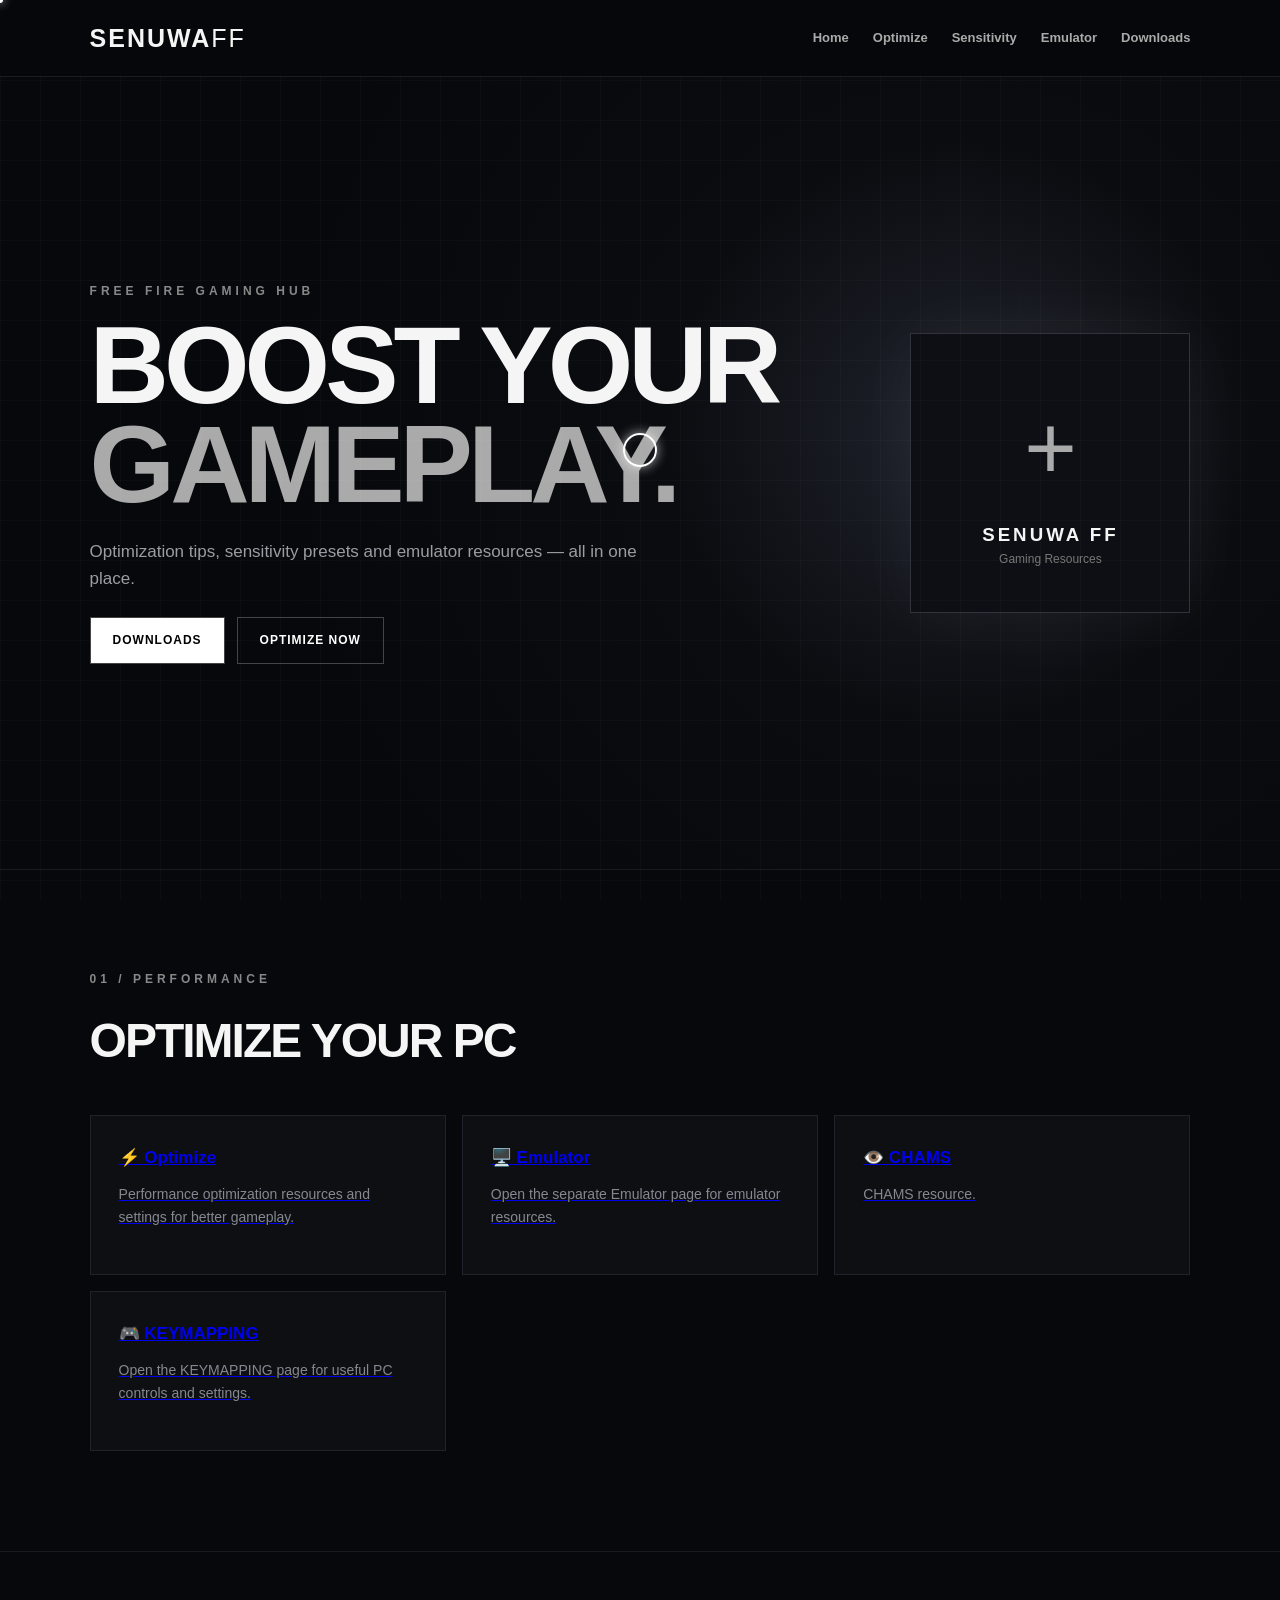
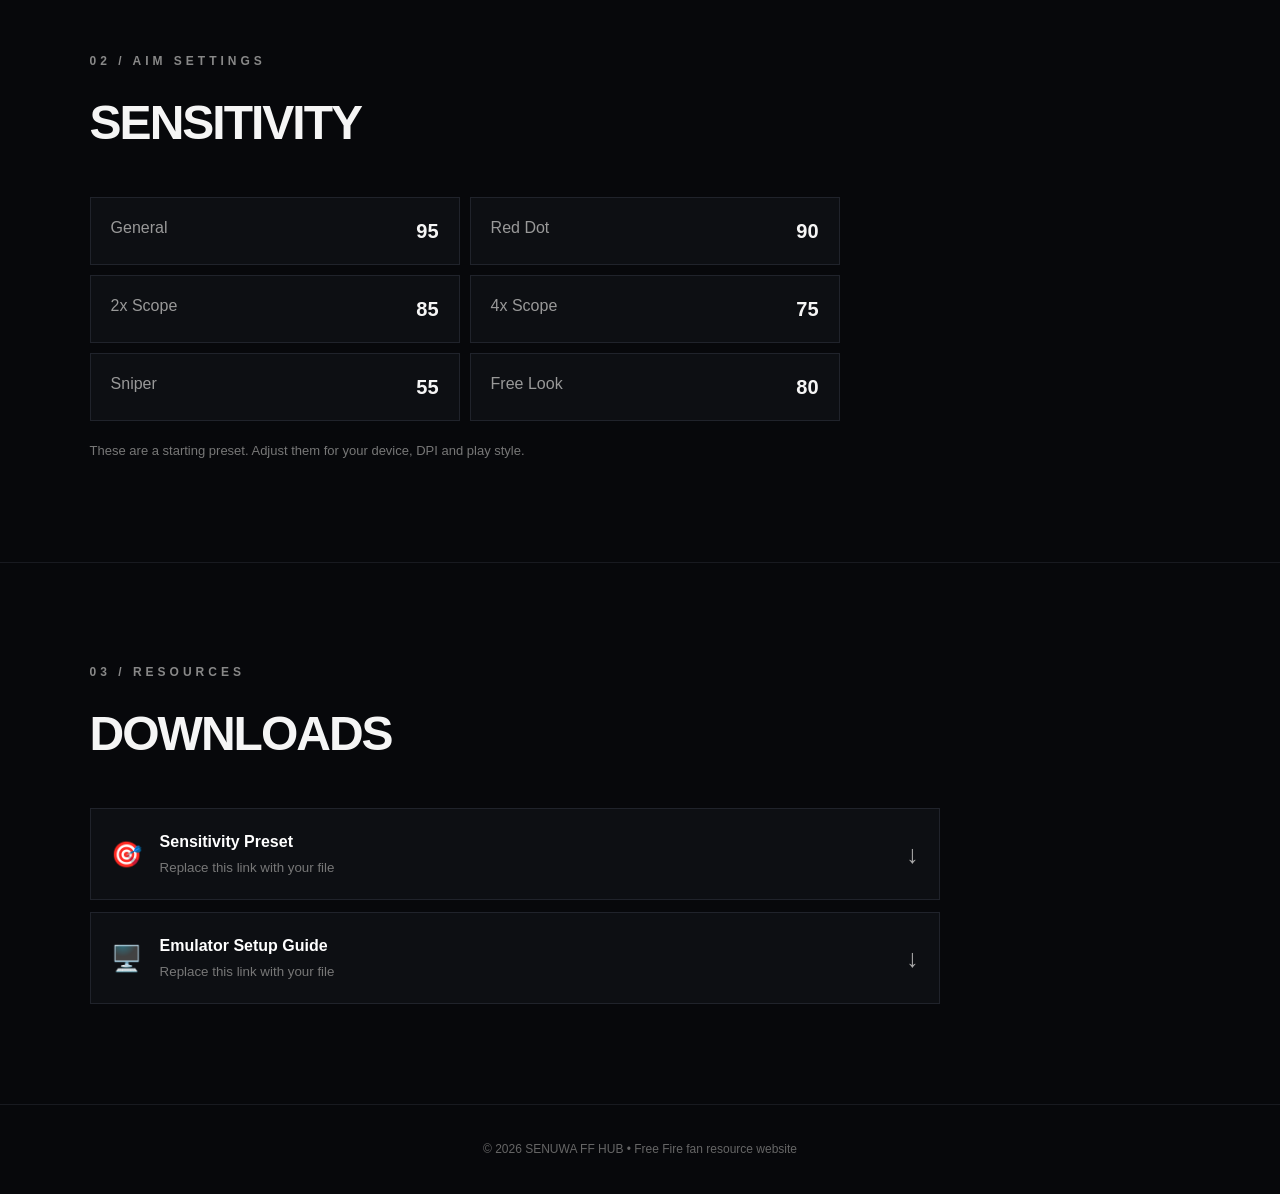
<file: index.html>
<!DOCTYPE html>
<html lang="en">
<head>
  <meta charset="UTF-8">
  <meta name="viewport" content="width=device-width, initial-scale=1.0">
  <title>SENUWA FF HUB</title>
  <link rel="stylesheet" href="style.css">
</head>
<body>
  <header class="nav">
    <div class="logo">SENUWA<span>FF</span></div>
    <nav>
      <a href="#home">Home</a>
      <a href="#optimize">Optimize</a>
      <a href="#sensitivity">Sensitivity</a>
      <a href="emulator.html">Emulator</a>
      <a href="#downloads">Downloads</a>
    </nav>
  </header>

  <main>
    <section id="home" class="hero">
      <div>
        <p class="tag">FREE FIRE GAMING HUB</p>
        <h1>BOOST YOUR<br><span>GAMEPLAY.</span></h1>
        <p class="subtitle">Optimization tips, sensitivity presets and emulator resources — all in one place.</p>
        <div class="buttons">
          <a class="btn primary" href="#downloads">DOWNLOADS</a>
          <a class="btn secondary" href="#optimize">OPTIMIZE NOW</a>
        </div>
      </div>
      <div class="hero-card">
        <div class="crosshair">+</div>
        <h3>SENUWA FF</h3>
        <p>Gaming Resources</p>
      </div>
    </section>

    <section id="optimize" class="section">
      <p class="tag">01 / PERFORMANCE</p>
      <h2>OPTIMIZE YOUR PC</h2>
      <div class="grid">
        <a class="card" href="optimize.html"><b>⚡ Optimize</b><p>Performance optimization resources and settings for better gameplay.</p></a>
        <a class="card" href="emulator.html"><b>🖥️ Emulator</b><p>Open the separate Emulator page for emulator resources.</p></a>
        <a class="card" href="chams.html"><b>👁️ CHAMS</b><p>CHAMS resource.</p></a>
        <a class="card" href="keymapping.html"><b>🎮 KEYMAPPING</b><p>Open the KEYMAPPING page for useful PC controls and settings.</p></a>
      </div>
    </section>

    <section id="sensitivity" class="section">
      <p class="tag">02 / AIM SETTINGS</p>
      <h2>SENSITIVITY</h2>
      <div class="sens">
        <div><span>General</span><strong>95</strong></div>
        <div><span>Red Dot</span><strong>90</strong></div>
        <div><span>2x Scope</span><strong>85</strong></div>
        <div><span>4x Scope</span><strong>75</strong></div>
        <div><span>Sniper</span><strong>55</strong></div>
        <div><span>Free Look</span><strong>80</strong></div>
      </div>
      <p class="note">These are a starting preset. Adjust them for your device, DPI and play style.</p>
    </section>

    <section id="downloads" class="section downloads">
      <p class="tag">03 / RESOURCES</p>
      <h2>DOWNLOADS</h2>
      <div class="download-grid">
        <a class="download" href="#" onclick="demoDownload(event,'Sensitivity Preset')"><span>🎯</span><div><b>Sensitivity Preset</b><small>Replace this link with your file</small></div><strong>↓</strong></a>
        <a class="download" href="#" onclick="demoDownload(event,'Emulator Setup Guide')"><span>🖥️</span><div><b>Emulator Setup Guide</b><small>Replace this link with your file</small></div><strong>↓</strong></a>
      </div>
    </section>
  </main>

  <footer>© 2026 SENUWA FF HUB • Free Fire fan resource website</footer>
  <script src="script.js"></script>
</body>
</html>
</file>
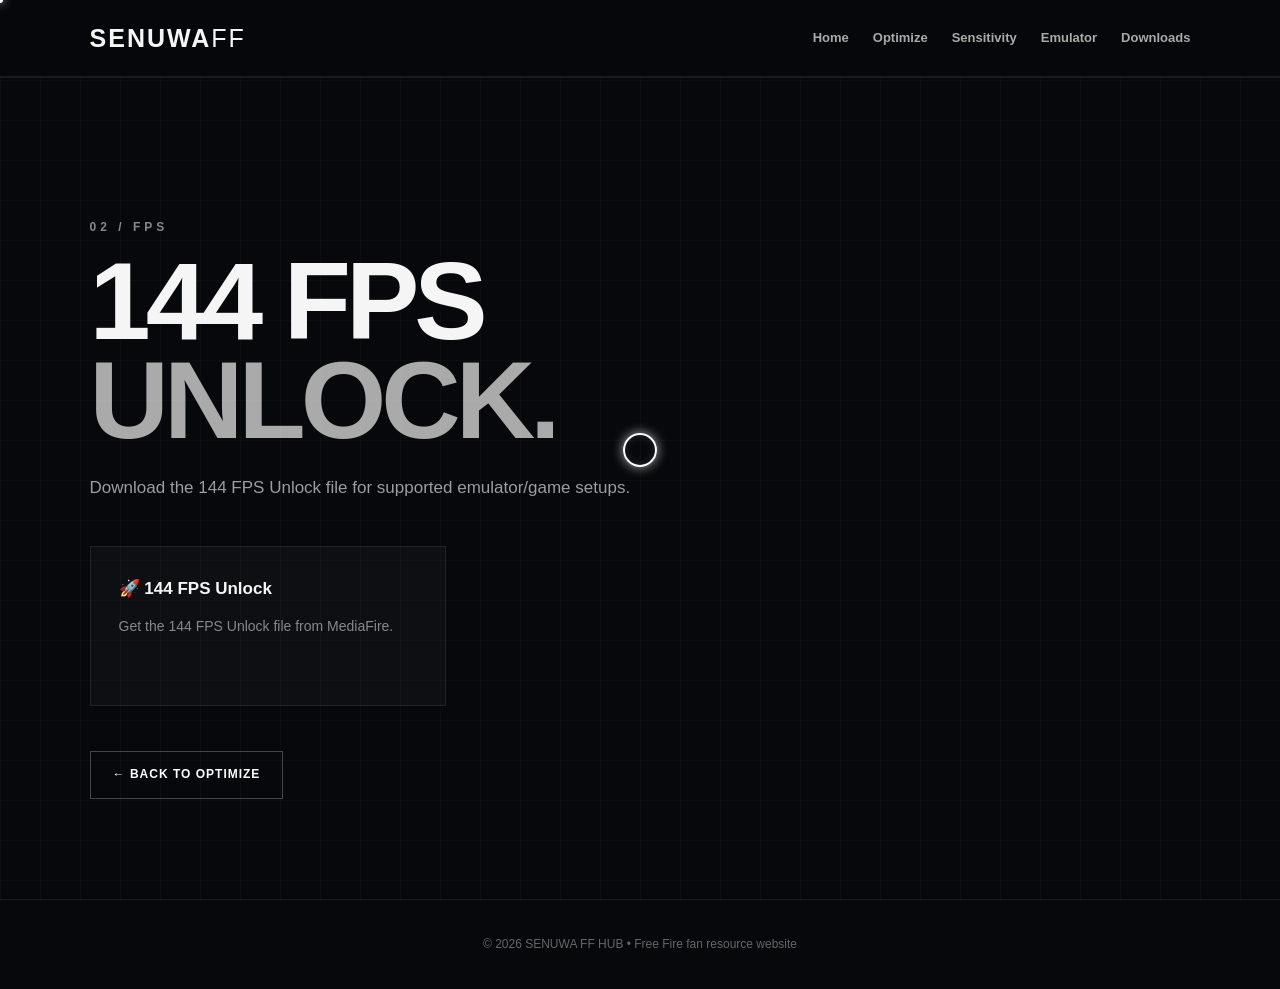
<file: 144fps.html>
<!DOCTYPE html>
<html lang="en">
<head>
  <meta charset="UTF-8">
  <meta name="viewport" content="width=device-width, initial-scale=1.0">
  <title>144 FPS Unlock • SENUWA FF HUB</title>
  <link rel="stylesheet" href="style.css">
</head>
<body>
  <header class="nav">
    <div class="logo">SENUWA<span>FF</span></div>
    <nav>
      <a href="index.html#home">Home</a>
      <a href="optimize.html">Optimize</a>
      <a href="index.html#sensitivity">Sensitivity</a>
      <a href="emulator.html">Emulator</a>
      <a href="index.html#downloads">Downloads</a>
    </nav>
  </header>

  <main>
    <section class="section" style="padding-top:140px;">
      <p class="tag">02 / FPS</p>
      <h1>144 FPS<br><span>UNLOCK.</span></h1>
      <p class="subtitle">Download the 144 FPS Unlock file for supported emulator/game setups.</p>

      <div class="grid" style="margin-top:45px;">
        <a class="card" href="https://www.mediafire.com/file/zof6ju1mrrb63w5/144_FPS.txt/file" target="_blank" rel="noopener" style="text-decoration:none;color:inherit;cursor:pointer;">
          <b>🚀 144 FPS Unlock</b>
          <p>Get the 144 FPS Unlock file from MediaFire.</p>
        </a>
      </div>

      <div class="buttons" style="margin-top:45px;">
        <a class="btn secondary" href="optimize.html">← BACK TO OPTIMIZE</a>
      </div>
    </section>
  </main>

  <footer>© 2026 SENUWA FF HUB • Free Fire fan resource website</footer>
  <script src="script.js"></script>
</body>
</html>
</file>
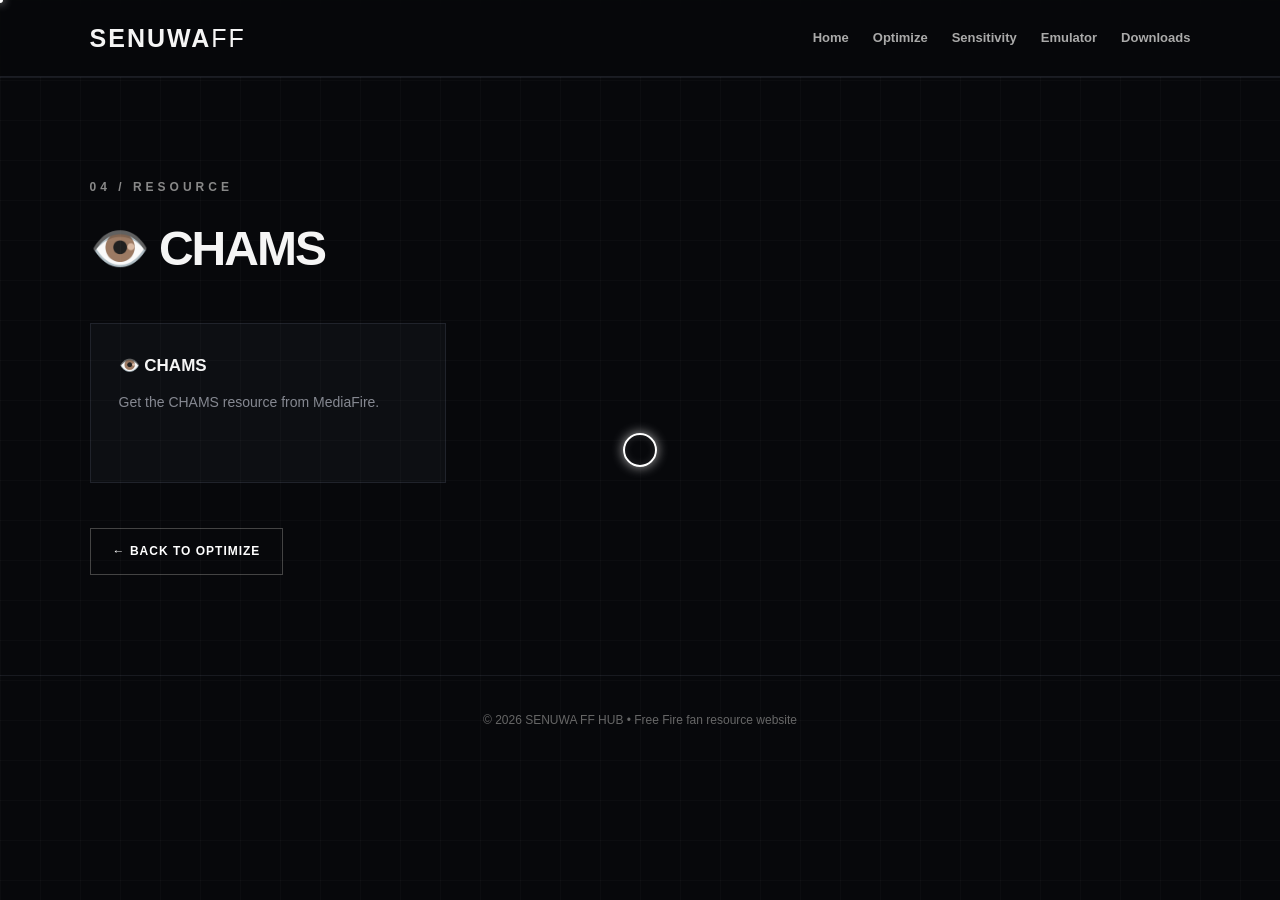
<file: chams.html>
<!DOCTYPE html>
<html lang="en">
<head>
  <meta charset="UTF-8">
  <meta name="viewport" content="width=device-width, initial-scale=1.0">
  <title>CHAMS - SENUWA FF HUB</title>
  <link rel="stylesheet" href="style.css">
</head>
<body>
  <header class="nav">
    <div class="logo">SENUWA<span>FF</span></div>
    <nav>
      <a href="index.html#home">Home</a>
      <a href="index.html#optimize">Optimize</a>
      <a href="index.html#sensitivity">Sensitivity</a>
      <a href="emulator.html">Emulator</a>
      <a href="index.html#downloads">Downloads</a>
    </nav>
  </header>

  <main>
    <section class="section">
      <p class="tag">04 / RESOURCE</p>
      <h2>👁️ CHAMS</h2>
      <div class="grid">
        <a class="card" href="https://www.mediafire.com/file/taktblowbitqfxr/opengl32.dll/file" target="_blank" rel="noopener" style="text-decoration:none;color:inherit;cursor:pointer;">
          <b>👁️ CHAMS</b>
          <p>Get the CHAMS resource from MediaFire.</p>
        </a>
      </div>
      <div class="buttons" style="margin-top:45px;">
        <a class="btn secondary" href="index.html#optimize">← BACK TO OPTIMIZE</a>
      </div>
    </section>
  </main>

  <footer>© 2026 SENUWA FF HUB • Free Fire fan resource website</footer>
  <script src="script.js"></script>
</body>
</html>
</file>
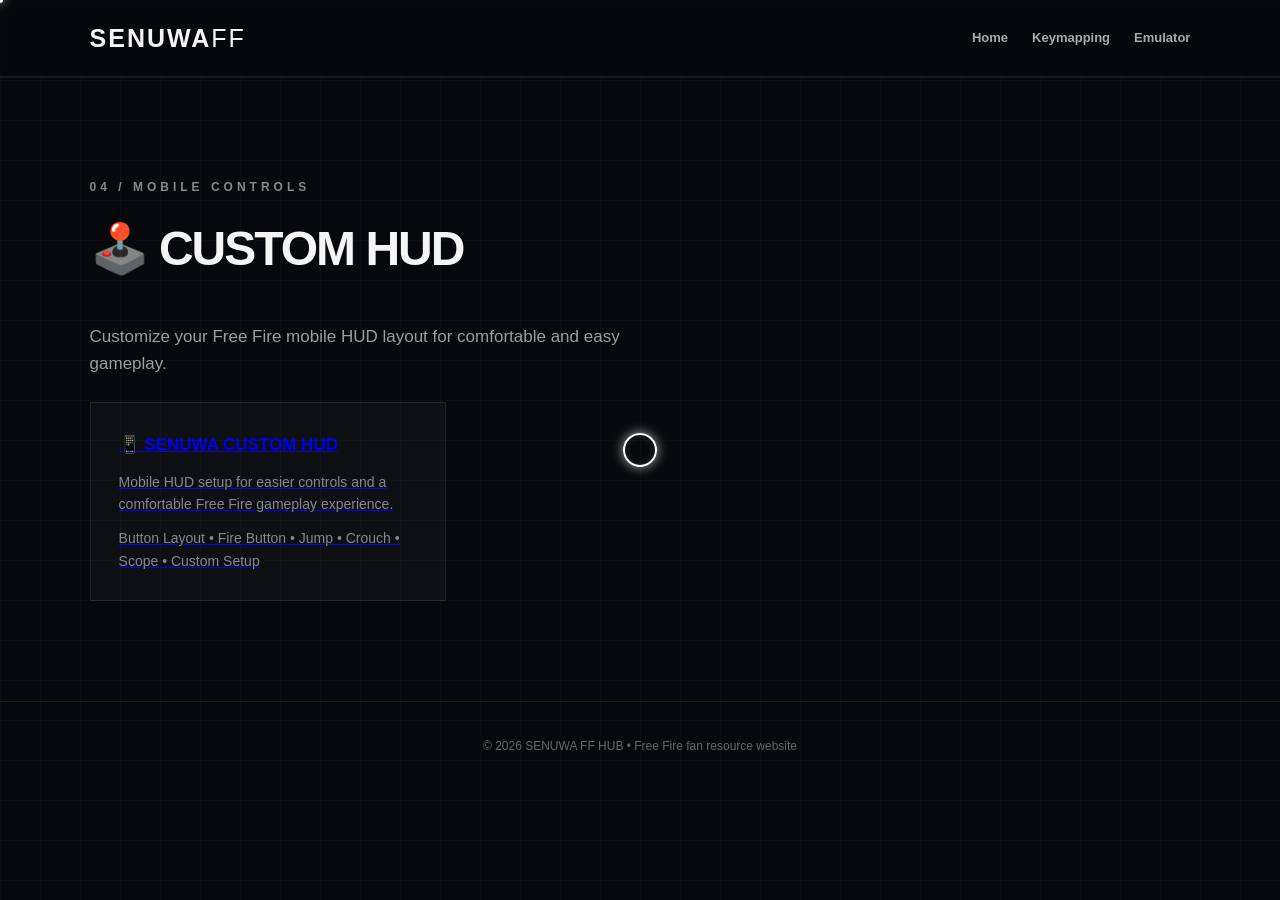
<file: custom-hud.html>
<!DOCTYPE html>
<html lang="en">
<head>
  <meta charset="UTF-8">
  <meta name="viewport" content="width=device-width, initial-scale=1.0">
  <title>CUSTOM HUD - SENUWA FF HUB</title>
  <link rel="stylesheet" href="style.css">
</head>
<body>
  <header class="nav">
    <div class="logo">SENUWA<span>FF</span></div>
    <nav>
      <a href="index.html">Home</a>
      <a href="keymapping.html">Keymapping</a>
      <a href="emulator.html">Emulator</a>
    </nav>
  </header>

  <main>
    <section class="section">
      <p class="tag">04 / MOBILE CONTROLS</p>
      <h2>🕹️ CUSTOM HUD</h2>
      <p class="subtitle">Customize your Free Fire mobile HUD layout for comfortable and easy gameplay.</p>

      <div class="grid">
        <a class="card" href="https://www.mediafire.com/file/7p9ya5h72yfggti/SENUWA_CUSTOM_HUD.rar/file" target="_blank" rel="noopener noreferrer">
          <b>📱 SENUWA CUSTOM HUD</b>
          <p>Mobile HUD setup for easier controls and a comfortable Free Fire gameplay experience.</p>
          <p>Button Layout • Fire Button • Jump • Crouch • Scope • Custom Setup</p>
        </a>
      </div>
    </section>
  </main>

  <footer>© 2026 SENUWA FF HUB • Free Fire fan resource website</footer>
  <script src="script.js"></script>
</body>
</html>
</file>
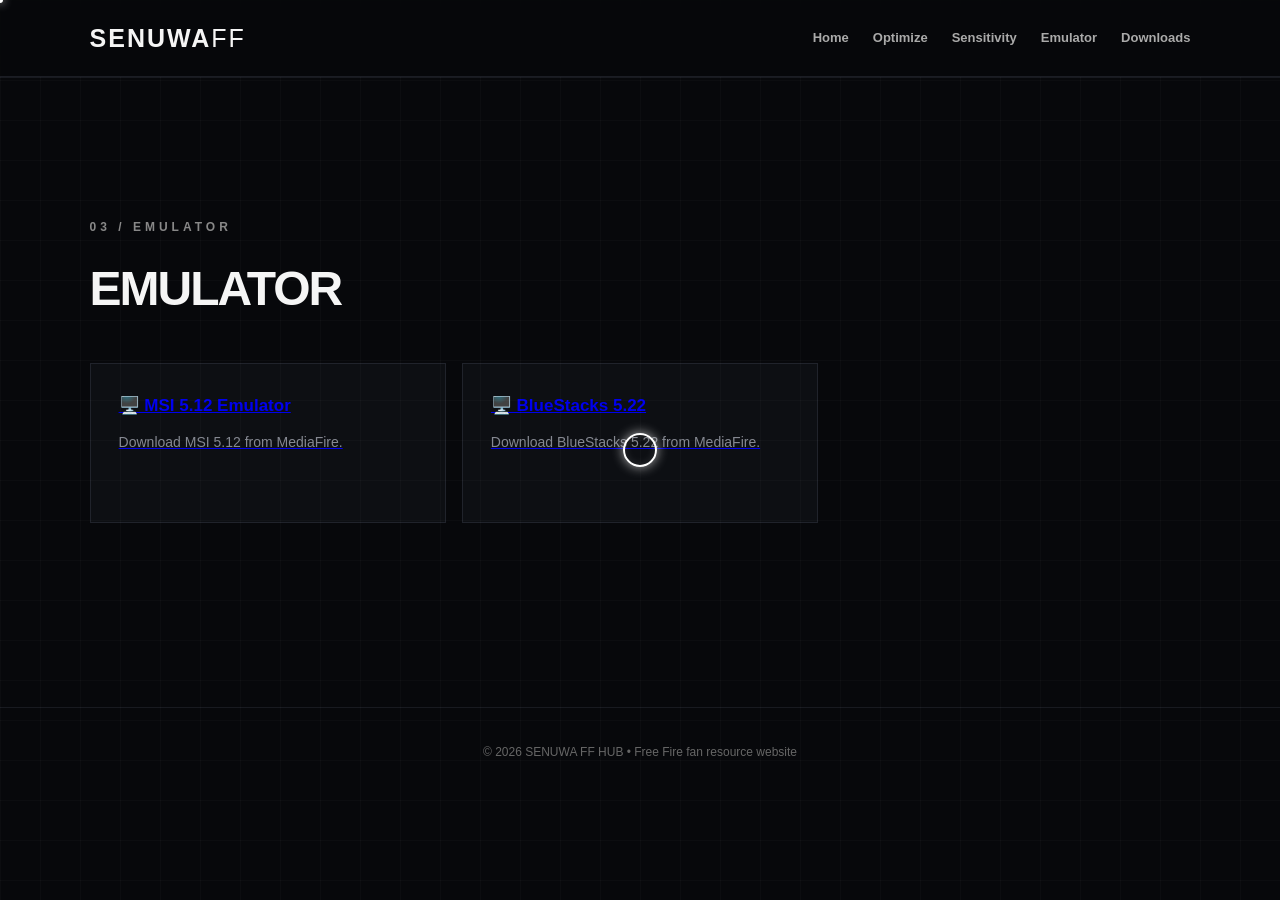
<file: emulator.html>
<!DOCTYPE html>
<html lang="en">
<head>
  <meta charset="UTF-8">
  <meta name="viewport" content="width=device-width, initial-scale=1.0">
  <title>Emulator • SENUWA FF HUB</title>
  <link rel="stylesheet" href="style.css">
</head>
<body>
  <header class="nav">
    <div class="logo">SENUWA<span>FF</span></div>
    <nav>
      <a href="index.html#home">Home</a>
      <a href="index.html#optimize">Optimize</a>
      <a href="index.html#sensitivity">Sensitivity</a>
      <a href="emulator.html">Emulator</a>
      <a href="index.html#downloads">Downloads</a>
    </nav>
  </header>

  <main>
    <section class="section" style="padding-top:140px; min-height:70vh;">
      <p class="tag">03 / EMULATOR</p>
      <h2>EMULATOR</h2>
      <div class="grid">
        <a class="card" href="https://www.mediafire.com/file/xbwk6l6r5xf320s/msi_5.12.exe/file" target="_blank" rel="noopener">
          <b>🖥️ MSI 5.12 Emulator</b>
          <p>Download MSI 5.12 from MediaFire.</p>
        </a>
        <a class="card" href="https://www.mediafire.com/file/9ow3b9civ1bfbgg/BlueStacks_App_Player_v5.22.130.1019.exe/file" target="_blank" rel="noopener">
          <b>🖥️ BlueStacks 5.22</b>
          <p>Download BlueStacks 5.22 from MediaFire.</p>
        </a>
      </div>
    </section>
  </main>

  <footer>© 2026 SENUWA FF HUB • Free Fire fan resource website</footer>
  <script src="script.js"></script>
</body>
</html>
</file>
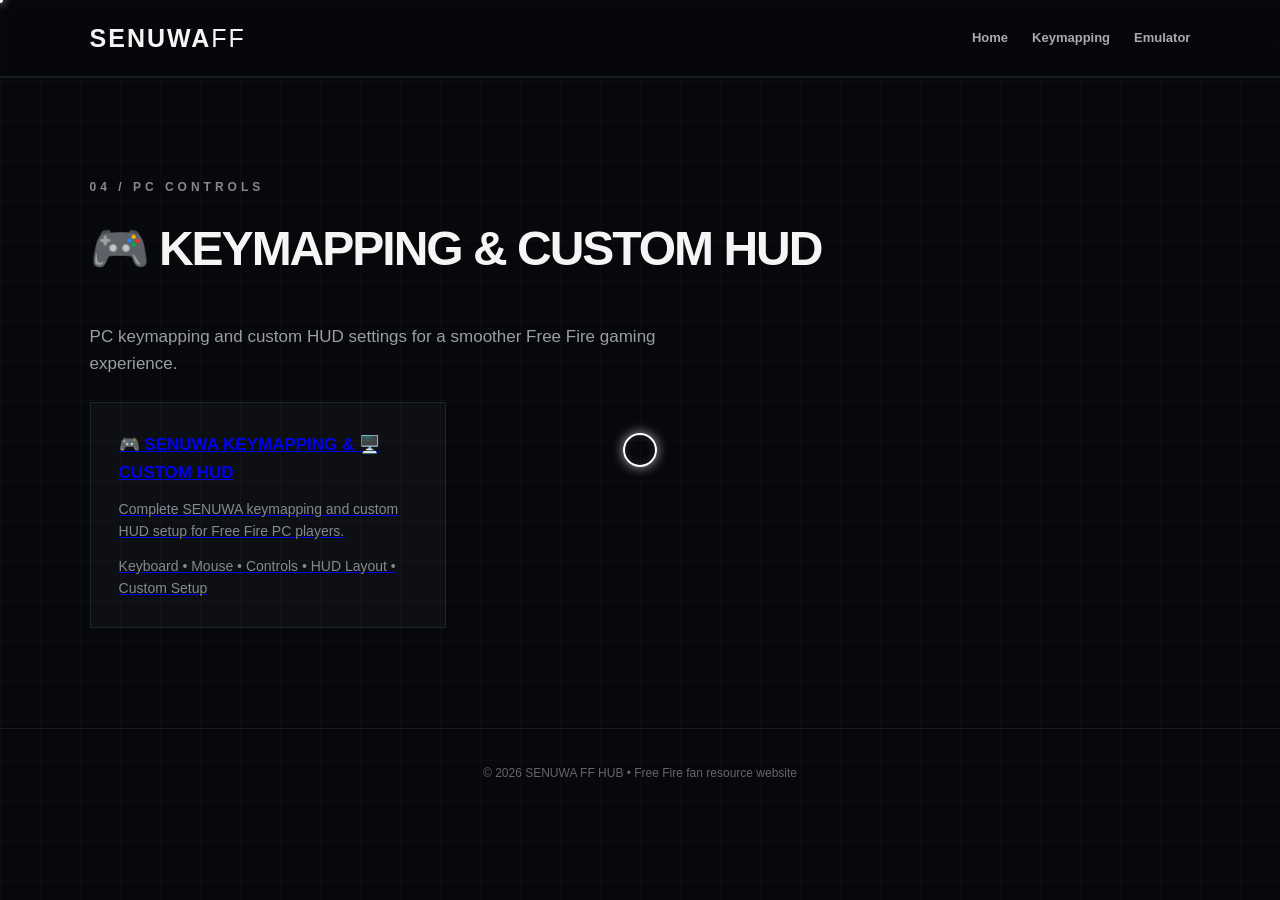
<file: keymapping-custom-hud.html>
<!DOCTYPE html>
<html lang="en">
<head>
  <meta charset="UTF-8">
  <meta name="viewport" content="width=device-width, initial-scale=1.0">
  <title>KEYMAPPING & CUSTOM HUD - SENUWA FF HUB</title>
  <link rel="stylesheet" href="style.css">
</head>
<body>
  <header class="nav">
    <div class="logo">SENUWA<span>FF</span></div>
    <nav>
      <a href="index.html">Home</a>
      <a href="keymapping.html">Keymapping</a>
      <a href="emulator.html">Emulator</a>
    </nav>
  </header>

  <main>
    <section class="section">
      <p class="tag">04 / PC CONTROLS</p>
      <h2>🎮 KEYMAPPING & CUSTOM HUD</h2>
      <p class="subtitle">PC keymapping and custom HUD settings for a smoother Free Fire gaming experience.</p>

      <div class="grid">
        <a class="card" href="https://www.mediafire.com/file/aqnqmurstcen6q3/SENUWA_KEYMAPPING_%2526_CUSTOM_HUD.rar/file" target="_blank" rel="noopener noreferrer">
          <b>🎮 SENUWA KEYMAPPING & 🖥️ CUSTOM HUD</b>
          <p>Complete SENUWA keymapping and custom HUD setup for Free Fire PC players.</p>
          <p>Keyboard • Mouse • Controls • HUD Layout • Custom Setup</p>
        </a>
      </div>
    </section>
  </main>

  <footer>© 2026 SENUWA FF HUB • Free Fire fan resource website</footer>
  <script src="script.js"></script>
</body>
</html>
</file>
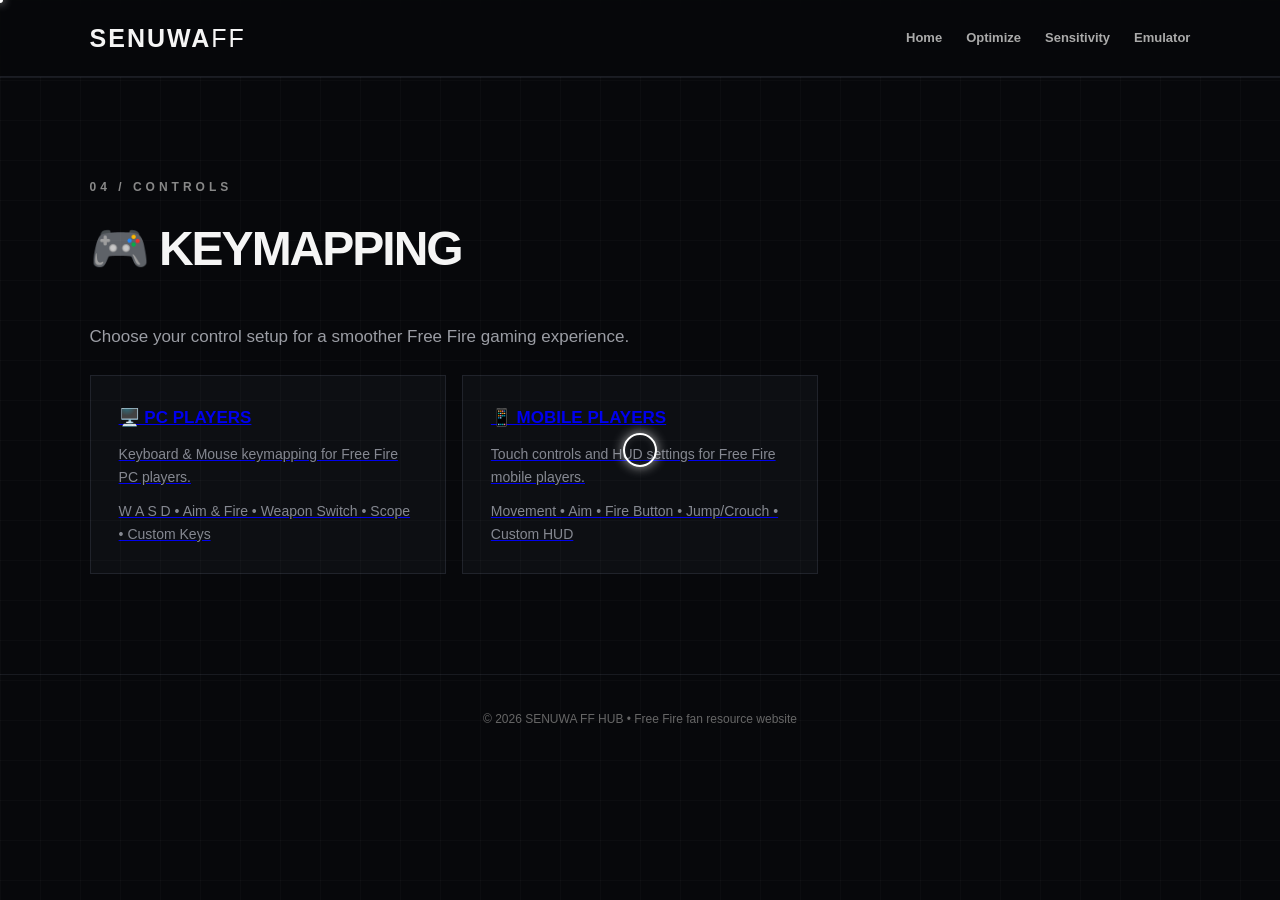
<file: keymapping.html>
<!DOCTYPE html>
<html lang="en">
<head>
  <meta charset="UTF-8">
  <meta name="viewport" content="width=device-width, initial-scale=1.0">
  <title>KEYMAPPING - SENUWA FF HUB</title>
  <link rel="stylesheet" href="style.css">
</head>
<body>
  <header class="nav">
    <div class="logo">SENUWA<span>FF</span></div>
    <nav>
      <a href="index.html">Home</a>
      <a href="index.html#optimize">Optimize</a>
      <a href="index.html#sensitivity">Sensitivity</a>
      <a href="emulator.html">Emulator</a>
    </nav>
  </header>

  <main>
    <section class="section">
      <p class="tag">04 / CONTROLS</p>
      <h2>🎮 KEYMAPPING</h2>
      <p class="subtitle">Choose your control setup for a smoother Free Fire gaming experience.</p>
      <div class="grid">
        <a class="card" href="pc-players.html">
          <b>🖥️ PC PLAYERS</b>
          <p>Keyboard & Mouse keymapping for Free Fire PC players.</p>
          <p>W A S D • Aim & Fire • Weapon Switch • Scope • Custom Keys</p>
        </a>
        <a class="card" href="mobile-players.html">
          <b>📱 MOBILE PLAYERS</b>
          <p>Touch controls and HUD settings for Free Fire mobile players.</p>
          <p>Movement • Aim • Fire Button • Jump/Crouch • Custom HUD</p>
        </a>
      </div>
    </section>
  </main>

  <footer>© 2026 SENUWA FF HUB • Free Fire fan resource website</footer>
  <script src="script.js"></script>
</body>
</html>
</file>
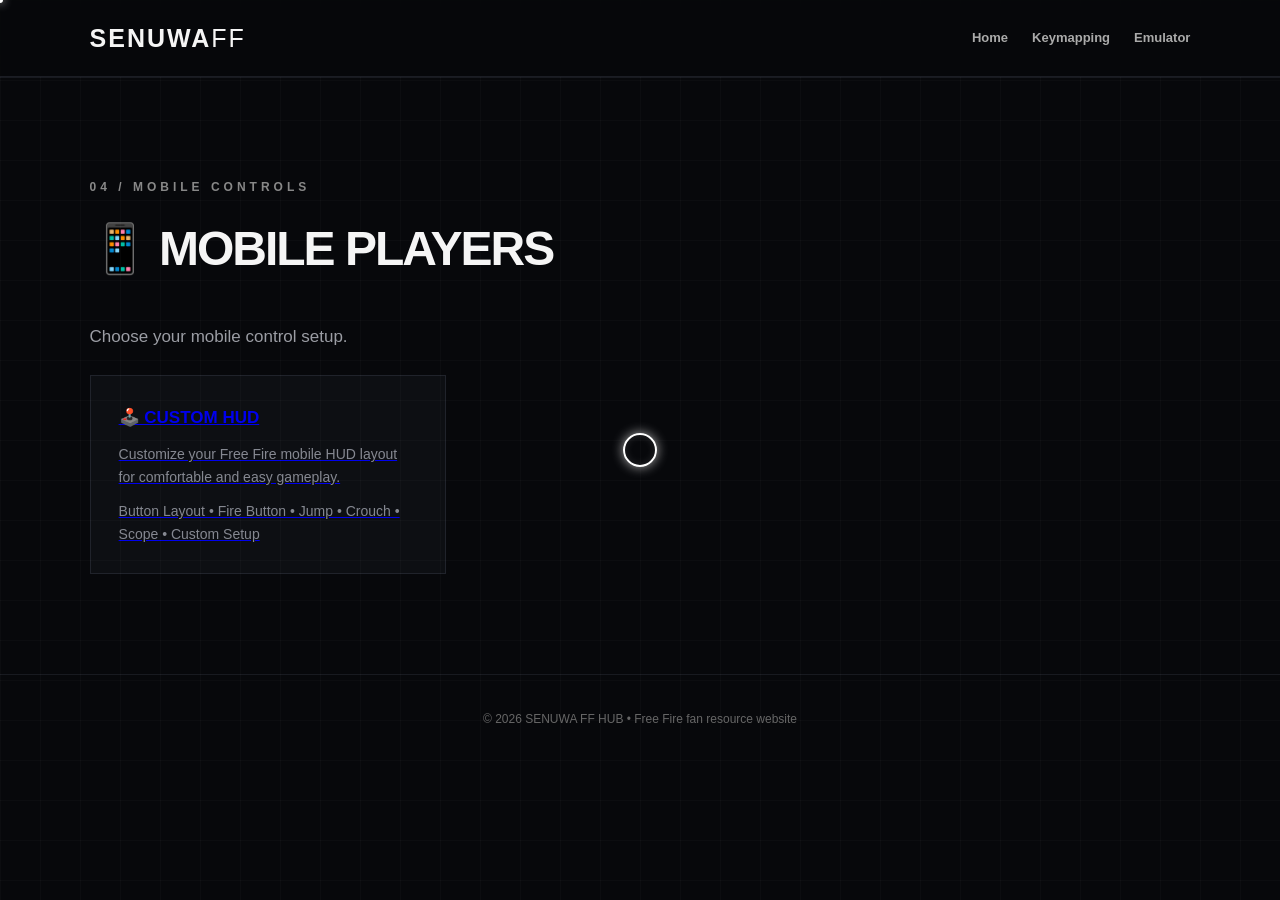
<file: mobile-players.html>
<!DOCTYPE html>
<html lang="en">
<head>
  <meta charset="UTF-8">
  <meta name="viewport" content="width=device-width, initial-scale=1.0">
  <title>MOBILE PLAYERS - SENUWA FF HUB</title>
  <link rel="stylesheet" href="style.css">
</head>
<body>
  <header class="nav">
    <div class="logo">SENUWA<span>FF</span></div>
    <nav>
      <a href="index.html">Home</a>
      <a href="keymapping.html">Keymapping</a>
      <a href="emulator.html">Emulator</a>
    </nav>
  </header>

  <main>
    <section class="section">
      <p class="tag">04 / MOBILE CONTROLS</p>
      <h2>📱 MOBILE PLAYERS</h2>
      <p class="subtitle">Choose your mobile control setup.</p>

      <div class="grid">
        <a class="card" href="custom-hud.html">
          <b>🕹️ CUSTOM HUD</b>
          <p>Customize your Free Fire mobile HUD layout for comfortable and easy gameplay.</p>
          <p>Button Layout • Fire Button • Jump • Crouch • Scope • Custom Setup</p>
        </a>
      </div>
    </section>
  </main>

  <footer>© 2026 SENUWA FF HUB • Free Fire fan resource website</footer>
  <script src="script.js"></script>
</body>
</html>
</file>
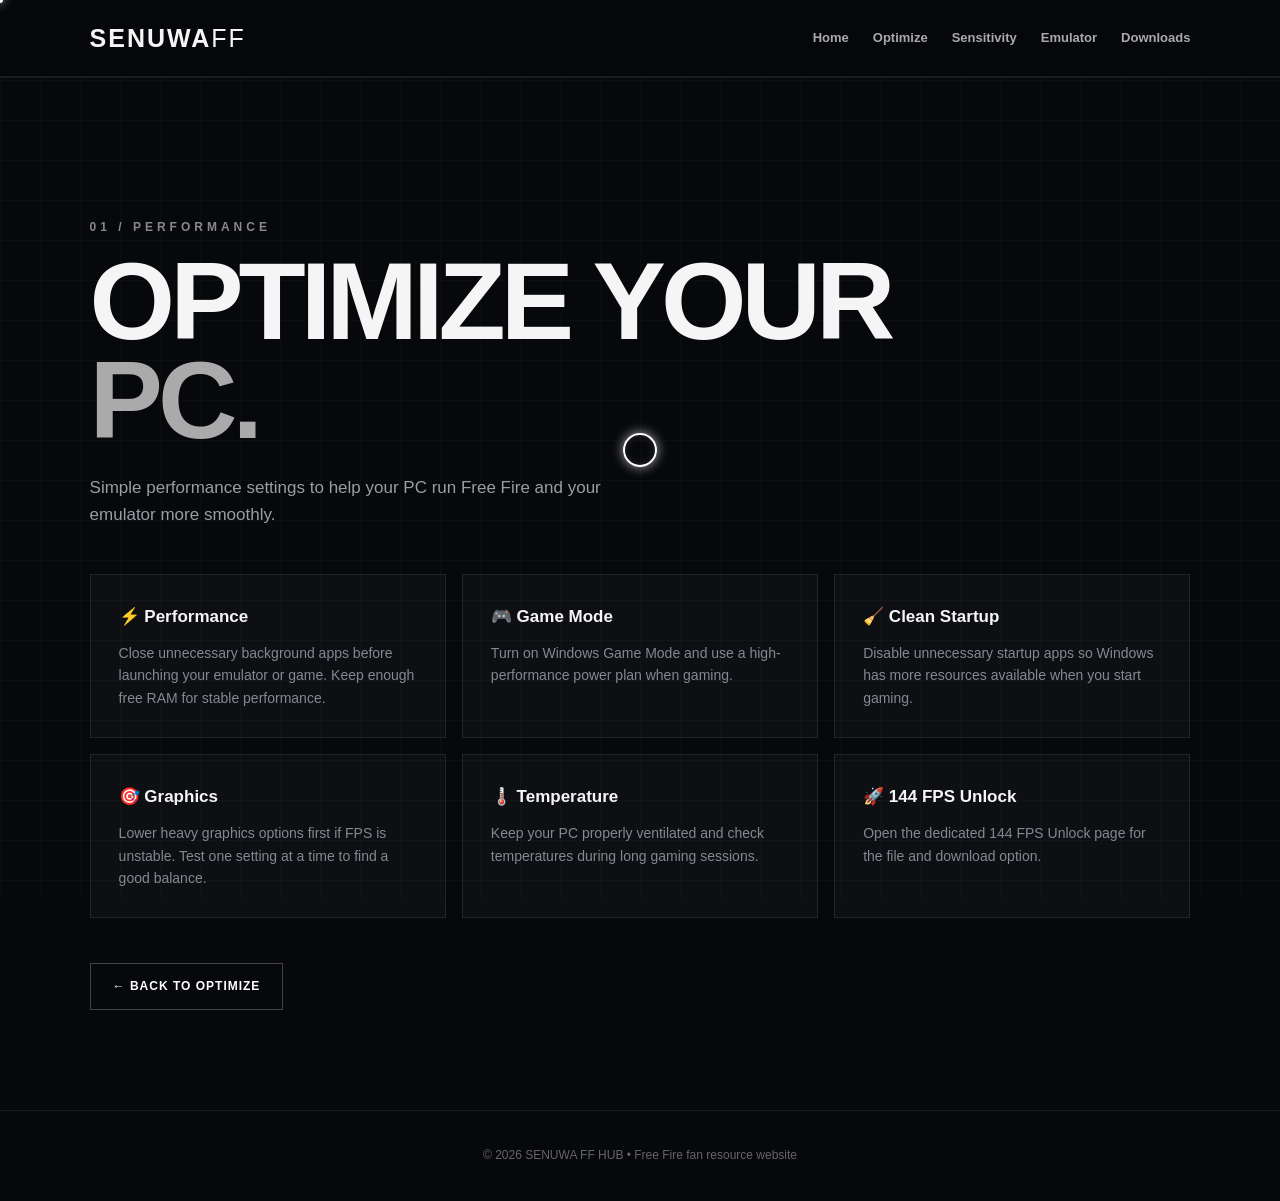
<file: optimize.html>
<!DOCTYPE html>
<html lang="en">
<head>
  <meta charset="UTF-8">
  <meta name="viewport" content="width=device-width, initial-scale=1.0">
  <title>Optimize • SENUWA FF HUB</title>
  <link rel="stylesheet" href="style.css">
</head>
<body>
  <header class="nav">
    <div class="logo">SENUWA<span>FF</span></div>
    <nav>
      <a href="index.html#home">Home</a>
      <a href="optimize.html">Optimize</a>
      <a href="index.html#sensitivity">Sensitivity</a>
      <a href="emulator.html">Emulator</a>
      <a href="index.html#downloads">Downloads</a>
    </nav>
  </header>

  <main>
    <section class="section" style="padding-top:140px;">
      <p class="tag">01 / PERFORMANCE</p>
      <h1>OPTIMIZE YOUR<br><span>PC.</span></h1>
      <p class="subtitle">Simple performance settings to help your PC run Free Fire and your emulator more smoothly.</p>

      <div class="grid" style="margin-top:45px;">
        <div class="card"><b>⚡ Performance</b><p>Close unnecessary background apps before launching your emulator or game. Keep enough free RAM for stable performance.</p></div>
        <div class="card"><b>🎮 Game Mode</b><p>Turn on Windows Game Mode and use a high-performance power plan when gaming.</p></div>
        <div class="card"><b>🧹 Clean Startup</b><p>Disable unnecessary startup apps so Windows has more resources available when you start gaming.</p></div>
        <div class="card"><b>🎯 Graphics</b><p>Lower heavy graphics options first if FPS is unstable. Test one setting at a time to find a good balance.</p></div>
        <div class="card"><b>🌡️ Temperature</b><p>Keep your PC properly ventilated and check temperatures during long gaming sessions.</p></div>
        <a class="card" href="144fps.html" style="text-decoration:none;color:inherit;cursor:pointer;"><b>🚀 144 FPS Unlock</b><p>Open the dedicated 144 FPS Unlock page for the file and download option.</p></a>
      </div>

      <div class="buttons" style="margin-top:45px;">
        <a class="btn secondary" href="index.html#optimize">← BACK TO OPTIMIZE</a>
      </div>
    </section>
  </main>

  <footer>© 2026 SENUWA FF HUB • Free Fire fan resource website</footer>
  <script src="script.js"></script>
</body>
</html>
</file>
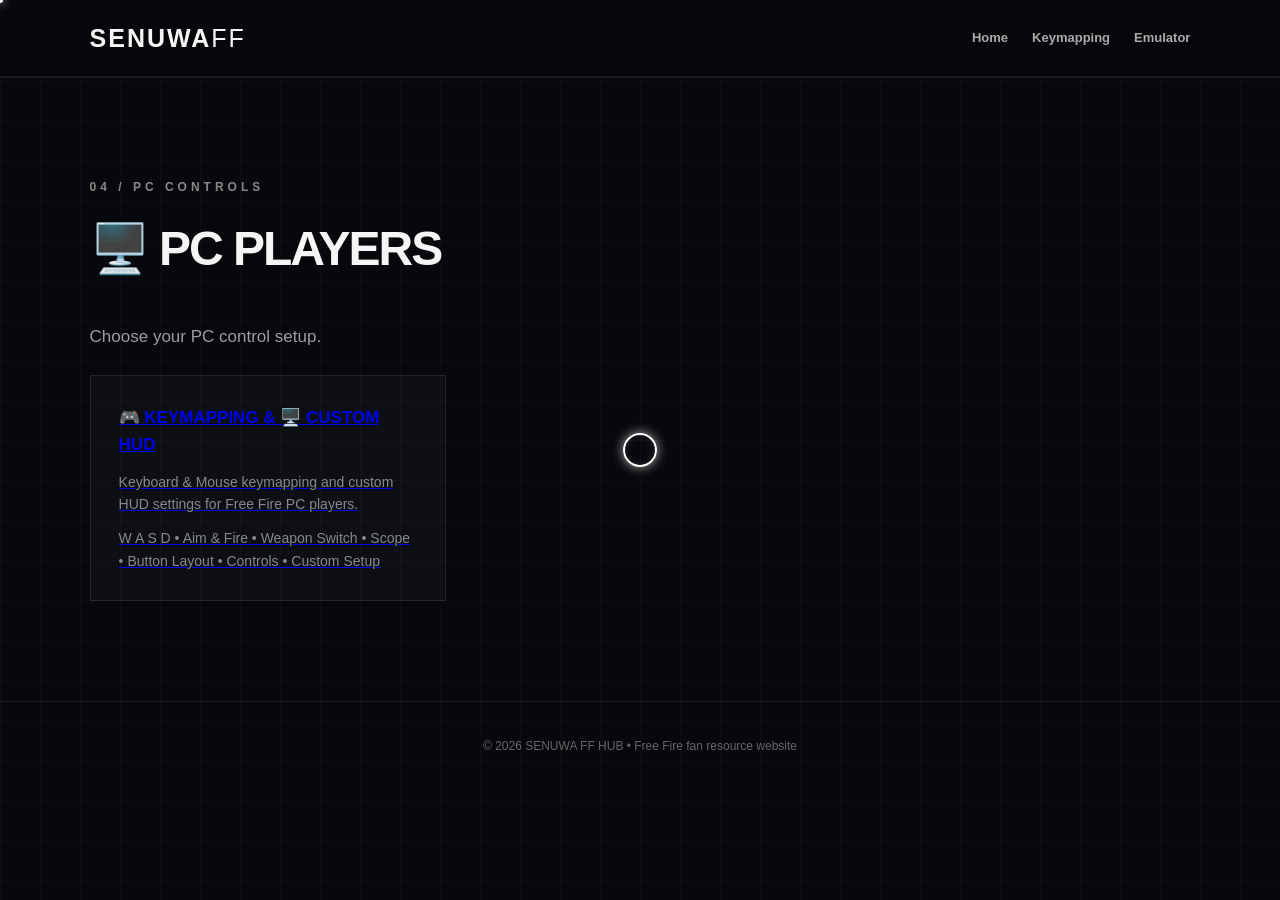
<file: pc-players.html>
<!DOCTYPE html>
<html lang="en">
<head>
  <meta charset="UTF-8">
  <meta name="viewport" content="width=device-width, initial-scale=1.0">
  <title>PC PLAYERS - SENUWA FF HUB</title>
  <link rel="stylesheet" href="style.css">
</head>
<body>
  <header class="nav">
    <div class="logo">SENUWA<span>FF</span></div>
    <nav>
      <a href="index.html">Home</a>
      <a href="keymapping.html">Keymapping</a>
      <a href="emulator.html">Emulator</a>
    </nav>
  </header>

  <main>
    <section class="section">
      <p class="tag">04 / PC CONTROLS</p>
      <h2>🖥️ PC PLAYERS</h2>
      <p class="subtitle">Choose your PC control setup.</p>

      <div class="grid">
        <a class="card" href="keymapping-custom-hud.html">
          <b>🎮 KEYMAPPING & 🖥️ CUSTOM HUD</b>
          <p>Keyboard & Mouse keymapping and custom HUD settings for Free Fire PC players.</p>
          <p>W A S D • Aim & Fire • Weapon Switch • Scope • Button Layout • Controls • Custom Setup</p>
        </a>
      </div>
    </section>
  </main>

  <footer>© 2026 SENUWA FF HUB • Free Fire fan resource website</footer>
  <script src="script.js"></script>
</body>
</html>
</file>
<file: style.css>
*{box-sizing:border-box;margin:0;padding:0}
html{scroll-behavior:smooth}
body{font-family:Arial,Helvetica,sans-serif;background:#07080b;color:#f5f5f5;line-height:1.6;cursor:none}
body:before{content:"";position:fixed;inset:0;pointer-events:none;background:linear-gradient(rgba(255,255,255,.025) 1px,transparent 1px),linear-gradient(90deg,rgba(255,255,255,.025) 1px,transparent 1px);background-size:40px 40px}
a,button{cursor:none}
.custom-cursor,.cursor-dot{position:fixed;left:0;top:0;pointer-events:none;z-index:2147483647;transform:translate(-50%,-50%);display:block}
.custom-cursor{width:34px;height:34px;border:2px solid #fff;border-radius:50%;box-shadow:0 0 12px rgba(255,255,255,.65),inset 0 0 8px rgba(255,255,255,.12);transition:width .18s ease,height .18s ease,border-color .18s ease,background .18s ease,box-shadow .18s ease}
.cursor-dot{width:6px;height:6px;background:#fff;border-radius:50%;box-shadow:0 0 10px rgba(255,255,255,.9)}
body.cursor-hover .custom-cursor{width:52px;height:52px;border-color:#fff;background:rgba(255,255,255,.07);box-shadow:0 0 20px rgba(255,255,255,.8)}
body.cursor-click .custom-cursor{width:24px;height:24px;background:rgba(255,255,255,.2)}
@media(max-width:750px){body,a,button{cursor:auto}.custom-cursor,.cursor-dot{display:none}}
.nav{position:sticky;top:0;z-index:10;display:flex;justify-content:space-between;align-items:center;padding:18px 7%;background:rgba(7,8,11,.9);backdrop-filter:blur(12px);border-bottom:1px solid #1b1d24}
.logo{font-size:25px;font-weight:900;letter-spacing:2px}.logo span{font-weight:400}
nav{display:flex;gap:24px}nav a{color:#aaa;text-decoration:none;font-size:13px;font-weight:bold}nav a:hover{color:#fff}
.hero{min-height:88vh;padding:100px 7%;display:flex;align-items:center;justify-content:space-between;gap:50px;background:radial-gradient(circle at 75% 45%,#20232d 0,#0b0c10 28%,#07080b 65%)}
.tag{font-size:12px;letter-spacing:4px;color:#888;font-weight:bold;margin-bottom:14px}
h1{font-size:clamp(55px,9vw,110px);line-height:.9;letter-spacing:-5px}h1 span{color:#aaa}
.subtitle{max-width:580px;color:#9b9da4;margin:25px 0;font-size:17px}
.buttons{display:flex;gap:12px;flex-wrap:wrap}.btn{padding:13px 22px;text-decoration:none;font-size:12px;font-weight:bold;letter-spacing:1px;border:1px solid #444}.primary{background:#fff;color:#000}.secondary{color:#fff}
.hero-card{width:280px;height:280px;border:1px solid #30333b;background:#0d0f14;display:flex;flex-direction:column;align-items:center;justify-content:center;box-shadow:0 0 70px rgba(255,255,255,.05)}.crosshair{font-size:90px;font-weight:200;color:#aaa}.hero-card h3{letter-spacing:3px}.hero-card p{color:#777;font-size:12px}
.section{padding:100px 7%;border-top:1px solid #181a20}h2{font-size:48px;letter-spacing:-2px;margin-bottom:35px}
.grid{display:grid;grid-template-columns:repeat(3,1fr);gap:16px}.card{background:#0d0f13;border:1px solid #20232b;padding:28px;min-height:160px}.card b{font-size:17px}.card p{color:#858891;margin-top:12px;font-size:14px}
.sens{max-width:750px;display:grid;grid-template-columns:1fr 1fr;gap:10px}.sens div{display:flex;justify-content:space-between;padding:17px 20px;background:#0d0f13;border:1px solid #20232b}.sens span{color:#999}.sens strong{font-size:20px}.note{color:#777;margin-top:20px;font-size:13px}
.download-grid{display:grid;gap:12px;max-width:850px}.download{display:flex;align-items:center;gap:18px;padding:20px;background:#0d0f13;border:1px solid #20232b;color:#fff;text-decoration:none}.download>span{font-size:25px}.download div{flex:1}.download small{display:block;color:#777;margin-top:3px}.download>strong{font-size:25px;color:#aaa}.download:hover{border-color:#555;transform:translateX(4px)}
footer{text-align:center;padding:35px;color:#666;border-top:1px solid #181a20;font-size:12px}
@media(max-width:750px){.nav{align-items:flex-start;gap:15px;flex-direction:column}nav{gap:12px;flex-wrap:wrap}.hero{padding-top:70px;flex-direction:column;align-items:flex-start}.hero-card{width:100%;max-width:300px}h2{font-size:38px}.grid{grid-template-columns:1fr}.sens{grid-template-columns:1fr}}
</file>
